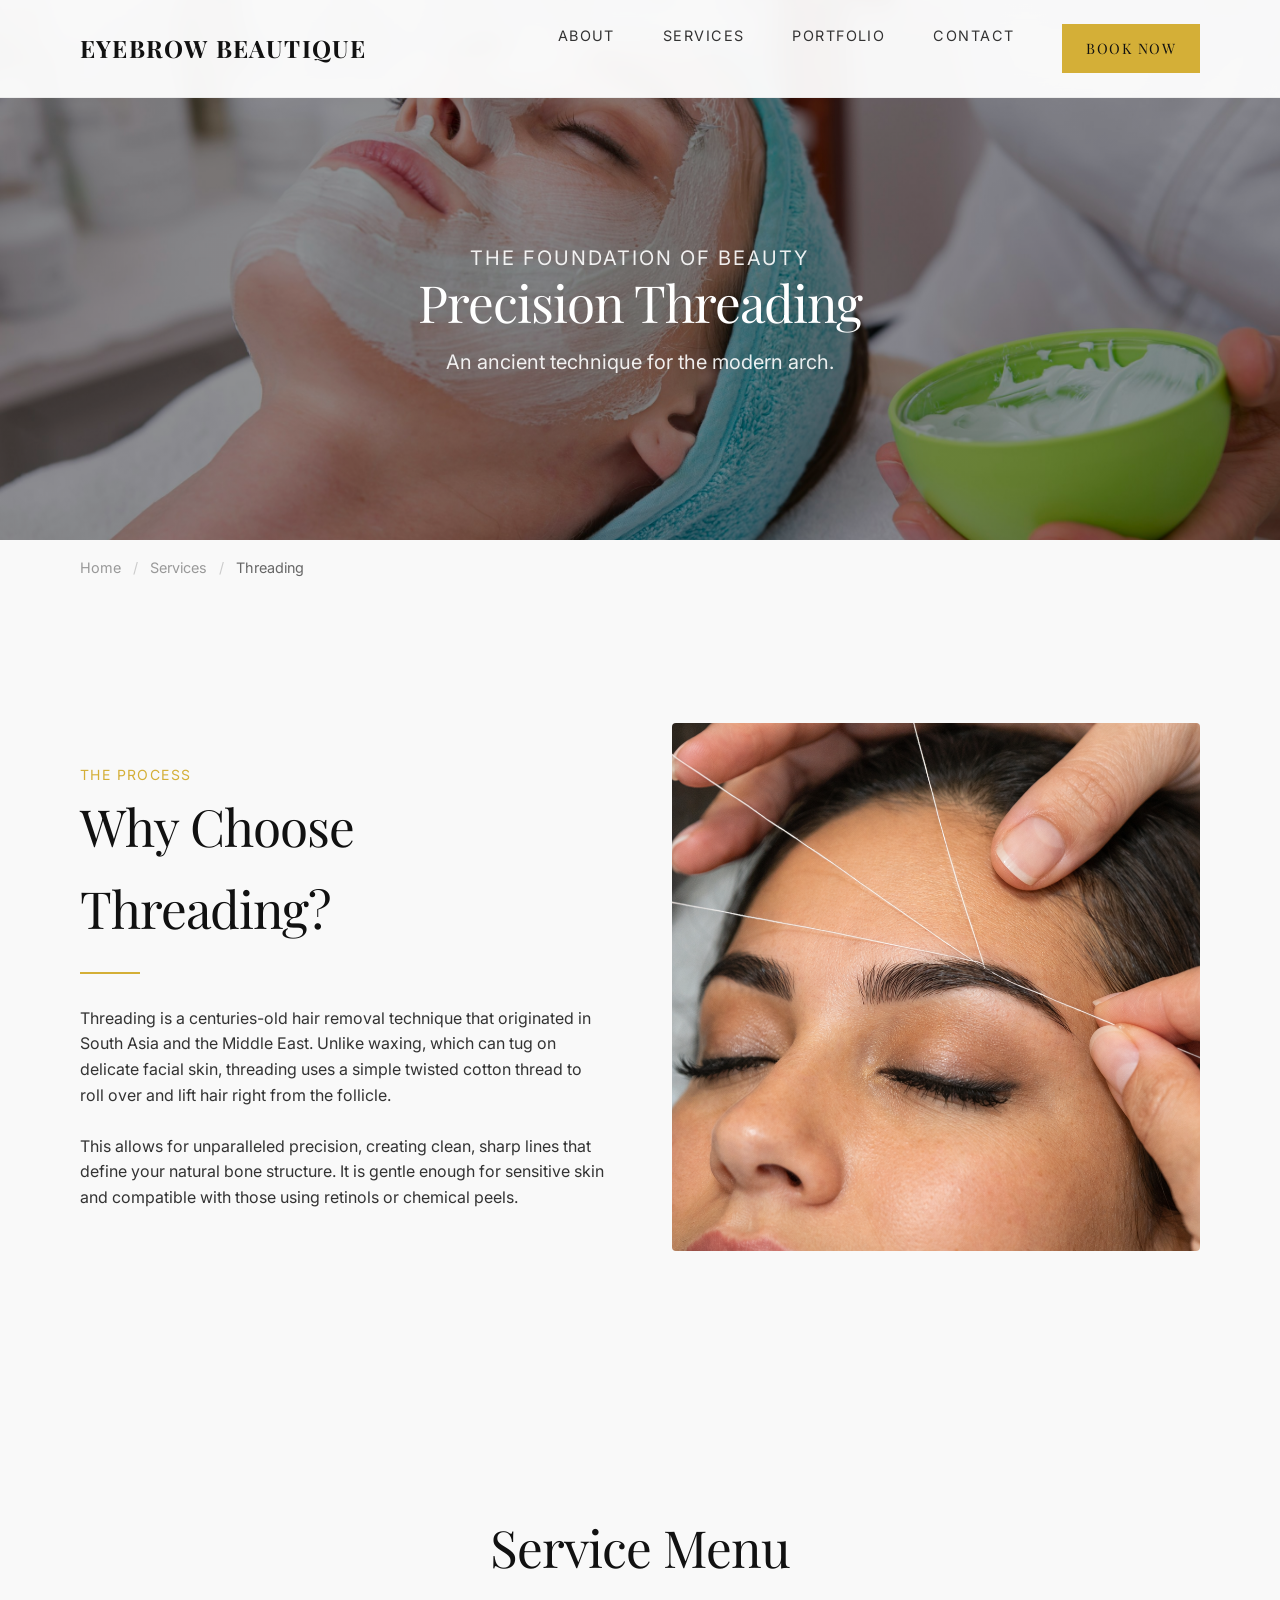
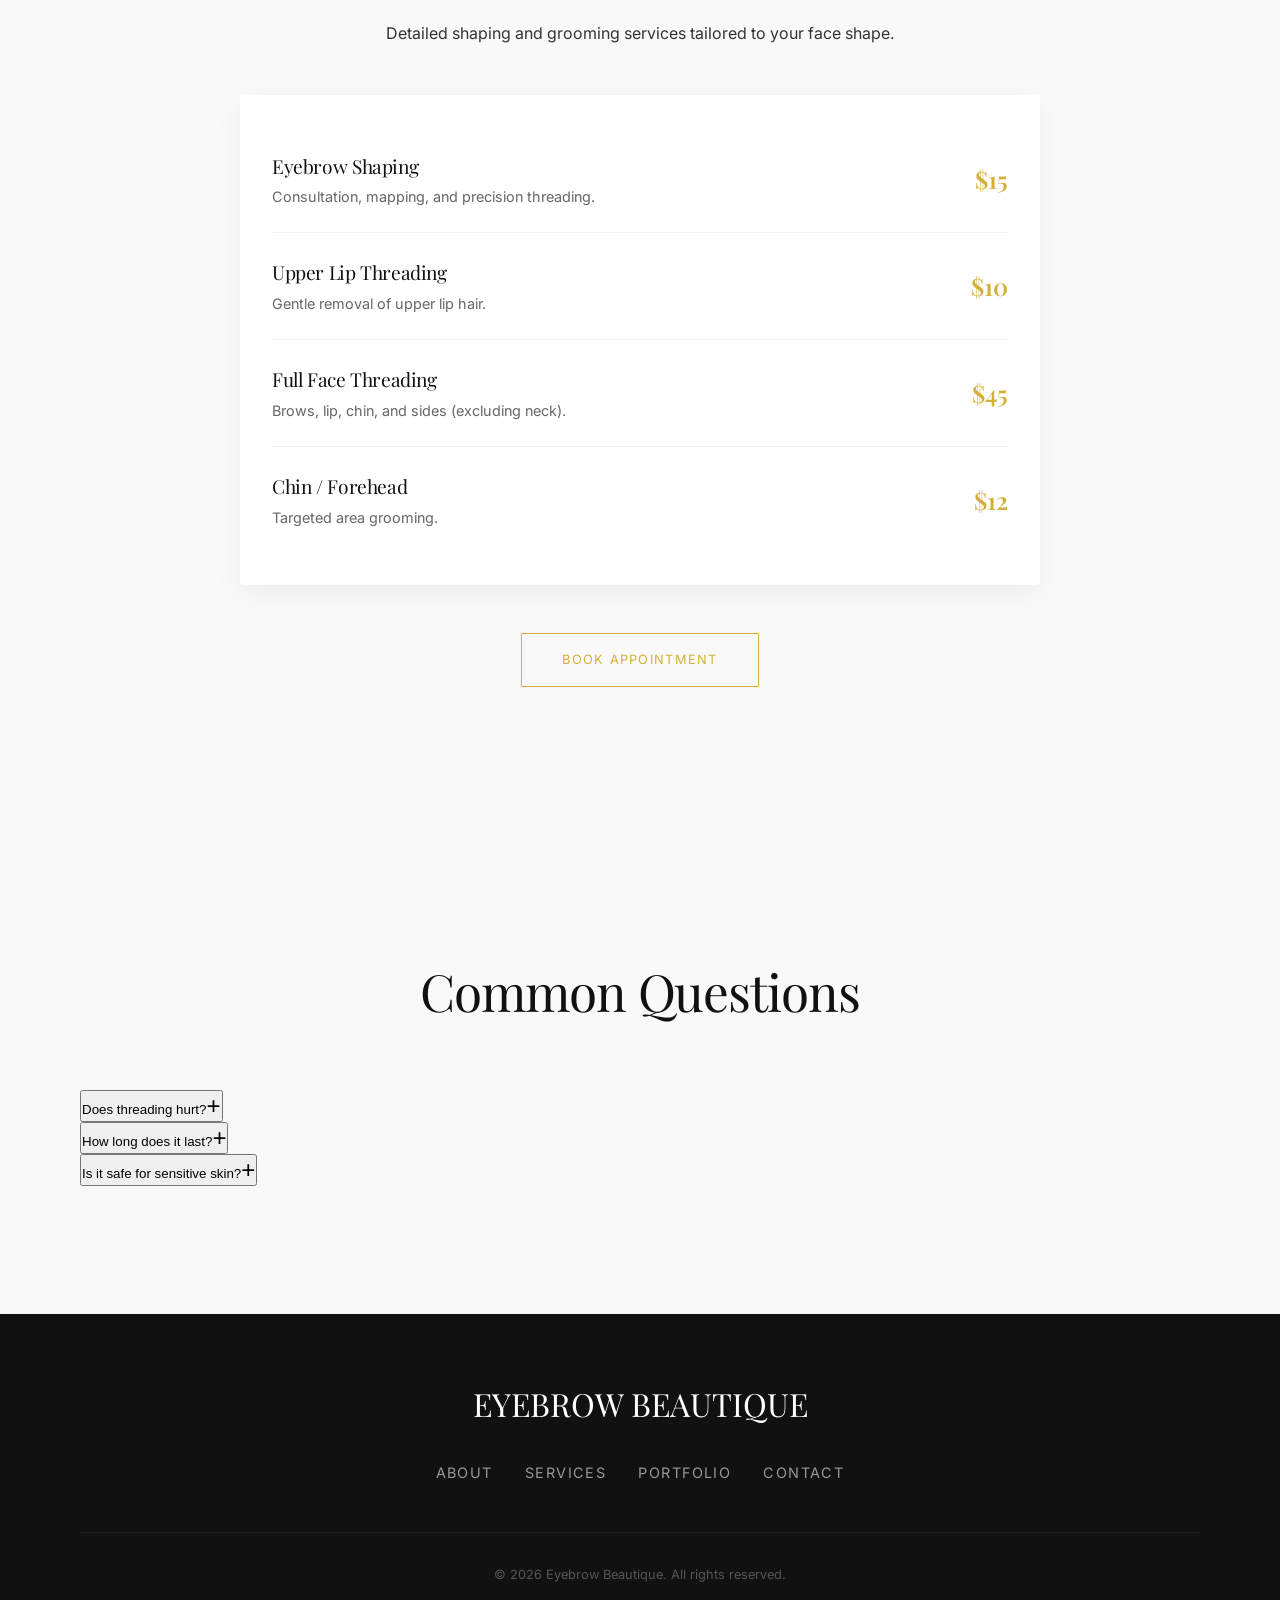
<file: threading.html>
<!DOCTYPE html>
<html lang="en">

<head>
    <meta charset="UTF-8">
    <meta name="viewport" content="width=device-width, initial-scale=1.0">
    <title>Precision Threading | Eyebrow Beautique Palmdale</title>
    <meta name="description"
        content="Expert eyebrow threading services in Palmdale. The ancient art of hair removal for precise, clean definitions.">
    <link rel="canonical" href="https://duqciusjaro7x.cloudfront.net/threading.html">

    <!-- Open Graph -->
    <meta property="og:type" content="website">
    <meta property="og:url" content="https://duqciusjaro7x.cloudfront.net/threading.html">
    <meta property="og:title" content="Precision Eyebrow Threading | Eyebrow Beautique">
    <meta property="og:description"
        content="Expert eyebrow threading services in Palmdale. Gentle, precise, and defined.">
    <meta property="og:image"
        content="https://images.unsplash.com/photo-1616394584738-fc6e612e71b9?q=80&w=2940&auto=format&fit=crop">

    <!-- Styles -->
    <link rel="preconnect" href="https://fonts.googleapis.com">
    <link rel="preconnect" href="https://fonts.gstatic.com" crossorigin>
    <link
        href="https://fonts.googleapis.com/css2?family=Inter:wght@300;400;500&family=Playfair+Display:ital,wght@0,400;0,600;1,400&display=swap"
        rel="stylesheet">
    <link rel="stylesheet" href="assets/css/style.css">
    <style>
        /* Page Specific Hero Override */
        .page-hero-threading {
            background-image: url('assets/img/threading-hero.jpg');
        }
    </style>
</head>

<body>

    <!-- Navigation -->
    <header>
        <div class="container">
            <nav>
                <a href="index.html" class="logo">EYEBROW BEAUTIQUE</a>
                <div class="mobile-menu-btn" onclick="toggleMenu()">☰</div>
                <div class="nav-links">
                    <a href="index.html#about">About</a>
                    <a href="index.html#services">Services</a>
                    <a href="index.html#gallery">Portfolio</a>
                    <a href="index.html#contact">Contact</a>
                    <a href="index.html#book" class="btn btn-gold btn-nav-book">Book Now</a>
                </div>
            </nav>
        </div>
    </header>

    <!-- Hero -->
    <section class="service-hero page-hero-threading">
        <div class="service-hero-content fade-in-section">
            <p class="uppercase gold-text">The Foundation of Beauty</p>
            <h1>Precision Threading</h1>
            <p>An ancient technique for the modern arch.</p>
        </div>
    </section>

    <!-- Breadcrumbs -->
    <div class="container">
        <div class="breadcrumbs">
            <a href="index.html">Home</a> <span>/</span> <a href="index.html#services">Services</a> <span>/</span>
            Threading
        </div>
    </div>

    <!-- Details -->
    <section class="section-padding">
        <div class="container">
            <div class="about-content">
                <div class="about-text fade-in-section">
                    <p class="uppercase gold-text">The Process</p>
                    <h2>Why Choose Threading?</h2>
                    <p>Threading is a centuries-old hair removal technique that originated in South Asia and the Middle
                        East. Unlike waxing, which can tug on delicate facial skin, threading uses a simple twisted
                        cotton thread to roll over and lift hair right from the follicle.</p>
                    <br>
                    <p>This allows for unparalleled precision, creating clean, sharp lines that define your natural bone
                        structure. It is gentle enough for sensitive skin and compatible with those using retinols or
                        chemical peels.</p>
                </div>
                <div class="about-image fade-in-section">
                    <img src="assets/img/Eyebrow threading close-up process.png" alt="Close up of eyebrow threading">
                </div>
            </div>
        </div>
    </section>

    <!-- Pricing -->
    <section class="section-padding pricing-section fade-in-section">
        <div class="container">
            <div class="text-center">
                <h2>Service Menu</h2>
                <p style="max-width: 600px; margin: 0 auto 3rem;">Detailed shaping and grooming services tailored to
                    your face shape.</p>
            </div>

            <div class="pricing-list">
                <div class="pricing-item">
                    <div class="pricing-info">
                        <h3>Eyebrow Shaping</h3>
                        <p>Consultation, mapping, and precision threading.</p>
                    </div>
                    <div class="price">$15</div>
                </div>
                <div class="pricing-item">
                    <div class="pricing-info">
                        <h3>Upper Lip Threading</h3>
                        <p>Gentle removal of upper lip hair.</p>
                    </div>
                    <div class="price">$10</div>
                </div>
                <div class="pricing-item">
                    <div class="pricing-info">
                        <h3>Full Face Threading</h3>
                        <p>Brows, lip, chin, and sides (excluding neck).</p>
                    </div>
                    <div class="price">$45</div>
                </div>
                <div class="pricing-item">
                    <div class="pricing-info">
                        <h3>Chin / Forehead</h3>
                        <p>Targeted area grooming.</p>
                    </div>
                    <div class="price">$12</div>
                </div>
            </div>

            <div class="text-center" style="margin-top: 3rem;">
                <a href="#book" class="btn btn-gold">Book Appointment</a>
            </div>
        </div>
    </section>

    <!-- FAQ -->
    <section class="section-padding faq-section fade-in-section">
        <div class="container">
            <div class="text-center">
                <h2>Common Questions</h2>
                <br>
            </div>
            <div class="faq-container">
                <div class="faq-item">
                    <button class="faq-question" onclick="toggleFaq(this)">Does threading hurt?</button>
                    <div class="faq-answer">
                        <p>Threading can cause some discomfort, often described as a light pinching sensation. However,
                            because it removes multiple hairs at once, it is quick, and most clients find it more
                            bearable than waxing.</p>
                    </div>
                </div>
                <div class="faq-item">
                    <button class="faq-question" onclick="toggleFaq(this)">How long does it last?</button>
                    <div class="faq-answer">
                        <p>Threading typically lasts between 2 to 4 weeks, depending on your individual hair growth
                            cycle. With regular sessions, hair tends to grow back finer.</p>
                    </div>
                </div>
                <div class="faq-item">
                    <button class="faq-question" onclick="toggleFaq(this)">Is it safe for sensitive skin?</button>
                    <div class="faq-answer">
                        <p>Yes! Threading is dermatologist-recommended for sensitive skin because it does not remove the
                            top layer of skin like waxing does, nor does it use potential allergens or chemicals.</p>
                    </div>
                </div>
            </div>
        </div>
    </section>

    <!-- Footer -->
    <footer>
        <div class="container">
            <a href="index.html" class="footer-logo">EYEBROW BEAUTIQUE</a>
            <div class="footer-links">
                <a href="index.html#about">About</a>
                <a href="index.html#services">Services</a>
                <a href="index.html#gallery">Portfolio</a>
                <a href="index.html#contact">Contact</a>
            </div>
            <div class="copyright">
                &copy; 2026 Eyebrow Beautique. All rights reserved.
            </div>
        </div>
    </footer>

    <script src="assets/js/script.js"></script>
    <script>
        // Simple FAQ Toggle
        function toggleFaq(button) {
            const item = button.parentElement;
            const answer = item.querySelector('.faq-answer');

            // Toggle active class
            item.classList.toggle('active');

            // Animate height
            if (item.classList.contains('active')) {
                answer.style.maxHeight = answer.scrollHeight + "px";
            } else {
                answer.style.maxHeight = null;
            }
        }
    </script>
</body>

</html>
</file>
<file: assets/css/style.css>
:root {
    /* Luxury Color Palette */
    --color-primary: #111111;
    /* Deep Black */
    --color-accent: #D4AF37;
    /* Metallic Gold */
    --color-accent-light: #F4DF98;
    /* Light Gold for hovers/gradients */
    --color-bg: #F9F9F9;
    /* Cream/Off-white */
    --color-text: #333333;
    /* Dark Gray for readability */
    --color-white: #FFFFFF;

    /* Typography */
    --font-heading: 'Playfair Display', serif;
    --font-body: 'Inter', sans-serif;

    /* Spacing */
    --spacing-xs: 0.5rem;
    --spacing-sm: 1rem;
    --spacing-md: 2rem;
    --spacing-lg: 4rem;
    --spacing-xl: 8rem;

    /* Transitions */
    --transition-fast: 0.3s ease;
    --transition-smooth: 0.5s cubic-bezier(0.4, 0, 0.2, 1);
}

/* Reset & Base Styles */
* {
    margin: 0;
    padding: 0;
    box-sizing: border-box;
}

html {
    scroll-behavior: smooth;
}

body {
    font-family: var(--font-body);
    background-color: var(--color-bg);
    color: var(--color-text);
    line-height: 1.6;
    overflow-x: hidden;
}

h1,
h2,
h3,
h4,
h5,
h6 {
    font-family: var(--font-heading);
    color: var(--color-primary);
    font-weight: 400;
    /* Elegant, not bold */
    letter-spacing: -0.02em;
}

a {
    text-decoration: none;
    color: inherit;
    transition: var(--transition-fast);
}

ul {
    list-style: none;
}

img {
    max-width: 100%;
    display: block;
}

/* Utility Classes */
.container {
    width: 90%;
    max-width: 1200px;
    margin: 0 auto;
    padding: 0 var(--spacing-sm);
}

.section-padding {
    padding: var(--spacing-xl) 0;
}

.text-center {
    text-align: center;
}

.gold-text {
    color: var(--color-accent);
}

.uppercase {
    text-transform: uppercase;
    letter-spacing: 0.1em;
    font-size: 0.875rem;
}

/* Typography Scale */
h1 {
    font-size: clamp(3rem, 5vw, 5rem);
    line-height: 1.1;
    margin-bottom: var(--spacing-md);
}

h2 {
    font-size: clamp(2rem, 4vw, 3.5rem);
    margin-bottom: var(--spacing-md);
}

h3 {
    font-size: 1.5rem;
    margin-bottom: var(--spacing-sm);
}

/* Button Styles */
.btn {
    display: inline-block;
    padding: 1rem 2.5rem;
    border: 1px solid var(--color-primary);
    background: transparent;
    color: var(--color-primary);
    font-family: var(--font-body);
    text-transform: uppercase;
    font-size: 0.8rem;
    letter-spacing: 0.1em;
    cursor: pointer;
    transition: var(--transition-fast);
    position: relative;
    overflow: hidden;
    z-index: 1;
}

.btn::before {
    content: '';
    position: absolute;
    top: 0;
    left: 0;
    width: 0%;
    height: 100%;
    background: var(--color-primary);
    transition: var(--transition-fast);
    z-index: -1;
}

.btn:hover {
    color: var(--color-white);
    border-color: var(--color-primary);
}

.btn:hover::before {
    width: 100%;
}

.btn-gold {
    border-color: var(--color-accent);
    color: var(--color-accent);
}

.btn-gold::before {
    background: var(--color-accent);
}

.btn-gold:hover {
    color: var(--color-white);
}

/* Header & Nav */
header {
    position: fixed;
    top: 0;
    width: 100%;
    background: rgba(255, 255, 255, 0.95);
    backdrop-filter: blur(10px);
    z-index: 1000;
    padding: 1.5rem 0;
    border-bottom: 1px solid rgba(0, 0, 0, 0.05);
    transition: var(--transition-fast);
}

nav {
    display: flex;
    justify-content: space-between;
    align-items: center;
}

.logo {
    font-family: var(--font-heading);
    font-size: 1.5rem;
    font-weight: 700;
    color: var(--color-primary);
    letter-spacing: 0.05em;
}

.nav-links {
    display: flex;
    gap: 3rem;
}

.nav-links a {
    font-size: 0.9rem;
    text-transform: uppercase;
    letter-spacing: 0.1em;
    position: relative;
}

.nav-links a::after {
    content: '';
    position: absolute;
    bottom: -5px;
    left: 0;
    width: 0;
    height: 1px;
    background: var(--color-accent);
    transition: var(--transition-fast);
}

.nav-links a:hover::after {
    width: 100%;
}

.mobile-menu-btn {
    display: none;
    font-size: 1.5rem;
    cursor: pointer;
}

/* Hero Section */
.hero {
    height: 100vh;
    display: flex;
    align-items: center;
    justify-content: center;
    text-align: center;
    background: linear-gradient(rgba(0, 0, 0, 0.4), rgba(0, 0, 0, 0.4)), url('../img/Eyebrow threading close-up process.png');
    /* Placeholder Luxury Image */
    background-size: cover;
    background-position: center;
    color: var(--color-white);
    padding-top: 80px;
    /* Offset for fixed header */
}

.hero h1 {
    color: var(--color-white);
    margin-bottom: 1.5rem;
}

.hero p {
    font-size: 1.25rem;
    max-width: 600px;
    margin: 0 auto 2.5rem;
    opacity: 0.9;
    font-weight: 300;
}

.hero .btn {
    border-color: var(--color-white);
    color: var(--color-white);
}

.hero .btn::before {
    background: var(--color-white);
}

.hero .btn:hover {
    color: var(--color-primary);
}

/* Service Hero (Restored) */
/* Service Hero - Moved to bottom */

/* Pricing List */
.pricing-section {
    background-color: var(--color-bg);
}

.pricing-list {
    max-width: 800px;
    margin: 0 auto;
    background: var(--color-white);
    padding: var(--spacing-md);
    box-shadow: 0 10px 30px rgba(0, 0, 0, 0.05);
    border-radius: 4px;
}

.pricing-item {
    display: flex;
    justify-content: space-between;
    align-items: center;
    padding: 1.5rem 0;
    border-bottom: 1px solid rgba(0, 0, 0, 0.05);
}

.pricing-item:last-child {
    border-bottom: none;
}

.pricing-info h3 {
    font-size: 1.2rem;
    margin-bottom: 0.25rem;
    color: var(--color-primary);
}

.pricing-info p {
    font-size: 0.9rem;
    color: #666;
}

.price {
    font-family: var(--font-heading);
    font-size: 1.5rem;
    color: var(--color-accent);
    font-weight: 600;
    white-space: nowrap;
    margin-left: 1rem;
}

/* About Section */
.about {
    background-color: var(--color-white);
}

.about-content {
    display: grid;
    grid-template-columns: 1fr 1fr;
    gap: var(--spacing-lg);
    align-items: center;
}

.about-text h2 {
    position: relative;
    padding-bottom: 1.5rem;
}

.about-text h2::after {
    content: '';
    position: absolute;
    bottom: 0;
    left: 0;
    width: 60px;
    height: 2px;
    background: var(--color-accent);
}

.about-image img {
    width: 100%;
    height: auto;
    border-radius: 4px;
    /* Slight softening, mostly sharp for luxury */
    box-shadow: 20px 20px 0px var(--color-bg);
    /* Use background color for offset frame effect */
}

/* Services Section */
.services-grid {
    display: grid;
    grid-template-columns: repeat(auto-fit, minmax(300px, 1fr));
    gap: 2rem;
    margin-top: var(--spacing-lg);
}

.service-card {
    background: var(--color-white);
    padding: 3rem 2rem;
    text-align: center;
    border: 1px solid rgba(0, 0, 0, 0.05);
    transition: var(--transition-fast);
}

.service-card:hover {
    transform: translateY(-5px);
    box-shadow: 0 10px 30px rgba(0, 0, 0, 0.05);
    border-color: var(--color-accent);
}

.service-icon {
    font-size: 2.5rem;
    color: var(--color-accent);
    margin-bottom: 1.5rem;
    font-family: var(--font-heading);
    /* Use heading font for numbers/icons if text based */
}

.service-card h3 {
    margin-bottom: 1rem;
}

.service-card p {
    font-size: 0.95rem;
    color: #666;
    margin-bottom: 1.5rem;
}

.service-price {
    font-family: var(--font-heading);
    font-size: 1.25rem;
    color: var(--color-primary);
}

/* Gallery Section */
.gallery {
    background: var(--color-primary);
    color: var(--color-white);
}

.gallery h2 {
    color: var(--color-white);
}

.gallery-grid {
    display: grid;
    grid-template-columns: repeat(4, 1fr);
    gap: 0;
    /* No gap for mosaic feel */
}

.gallery-item {
    position: relative;
    aspect-ratio: 1;
    /* Square */
    overflow: hidden;
    cursor: pointer;
}

.gallery-item img {
    width: 100%;
    height: 100%;
    object-fit: cover;
    transition: var(--transition-smooth);
    filter: grayscale(20%);
}

.gallery-item:hover img {
    transform: scale(1.05);
    filter: grayscale(0%);
}

.overlay {
    position: absolute;
    top: 0;
    left: 0;
    width: 100%;
    height: 100%;
    background: rgba(0, 0, 0, 0.4);
    opacity: 0;
    transition: var(--transition-fast);
    display: flex;
    align-items: center;
    justify-content: center;
}

.gallery-item:hover .overlay {
    opacity: 1;
}

.overlay span {
    color: var(--color-accent);
    font-family: var(--font-heading);
    font-size: 1.5rem;
    letter-spacing: 0.1em;
}


/* Location & Contact */
.contact-container {
    display: grid;
    grid-template-columns: 1fr 1fr;
    background: var(--color-white);
    box-shadow: 0 20px 50px rgba(0, 0, 0, 0.05);
}

.contact-info {
    padding: var(--spacing-lg);
    display: flex;
    flex-direction: column;
    justify-content: center;
}

.contact-info h2 {
    margin-bottom: 2rem;
}

.info-item {
    margin-bottom: 2rem;
}

.info-title {
    font-family: var(--font-heading);
    color: var(--color-accent);
    font-size: 1.2rem;
    margin-bottom: 0.5rem;
}

.map-container {
    height: 100%;
    min-height: 500px;
    background: #e5e5e5;
}

.map-frame {
    width: 100%;
    height: 100%;
    border: 0;
}


/* Footer */
footer {
    background: var(--color-primary);
    color: var(--color-white);
    padding: var(--spacing-lg) 0 var(--spacing-md);
    text-align: center;
}

.footer-logo {
    font-family: var(--font-heading);
    font-size: 2rem;
    margin-bottom: 2rem;
    display: block;
    color: var(--color-white);
}

.footer-links {
    display: flex;
    justify-content: center;
    gap: 2rem;
    margin-bottom: 3rem;
}

.footer-links a {
    color: #999;
    font-size: 0.9rem;
    text-transform: uppercase;
    letter-spacing: 0.1em;
}

.footer-links a:hover {
    color: var(--color-accent);
}

.copyright {
    color: #555;
    font-size: 0.8rem;
    border-top: 1px solid #222;
    padding-top: 2rem;
    margin-top: 2rem;
}

/* Responsive */
@media (max-width: 900px) {
    .about-content {
        grid-template-columns: 1fr;
    }

    .gallery-grid {
        grid-template-columns: repeat(2, 1fr);
    }

    .contact-container {
        grid-template-columns: 1fr;
    }

    .hero h1 {
        font-size: 3.5rem;
    }
}

@media (max-width: 768px) {
    .mobile-menu-btn {
        display: block;
    }

    .nav-links {
        display: none;
        position: absolute;
        top: 100%;
        left: 0;
        width: 100%;
        background: var(--color-white);
        flex-direction: column;
        padding: 2rem;
        gap: 1.5rem;
        text-align: center;
        box-shadow: 0 10px 20px rgba(0, 0, 0, 0.1);
    }

    .nav-links.active {
        display: flex;
    }
}

/* Animations */
.fade-in-section {
    opacity: 0;
    transform: translateY(30px);
    transition: opacity 0.8s ease-out, transform 0.8s ease-out;
    will-change: opacity, visibility;
}

.fade-in-section.is-visible {
    opacity: 1;
    transform: none;
}

.btn-nav-book {
    padding: 0.8rem 1.5rem;
    border: none;
    color: var(--color-white);
    background: var(--color-accent);
    font-family: var(--font-heading);
    font-size: 1.25rem;
    color: var(--color-primary);
    cursor: pointer;
    display: flex;
    justify-content: space-between;
    align-items: center;
    transition: color 0.3s;
}

.faq-question:hover {
    color: var(--color-accent);
}

.faq-question::after {
    content: '+';
    font-size: 1.5rem;
    font-weight: 300;
}

.faq-item.active .faq-question::after {
    content: '-';
}

.faq-answer {
    max-height: 0;
    overflow: hidden;
    transition: max-height 0.3s ease-out;
    padding-right: 2rem;
}

.faq-answer p {
    padding-bottom: 1.5rem;
    color: #555;
    line-height: 1.6;
}

/* Breadcrumbs */
.breadcrumbs {
    padding: 1rem 0;
    font-size: 0.9rem;
    color: #666;
}

.breadcrumbs a {
    color: #999;
}

.breadcrumbs a:hover {
    color: var(--color-accent);
}

.breadcrumbs span {
    margin: 0 0.5rem;
    color: #ccc;
}

/* Service Hero (Restored & Moved) */
.service-hero {
    height: 60vh;
    min-height: 400px;
    display: flex;
    align-items: center;
    justify-content: center;
    text-align: center;
    background-size: cover;
    background-position: center;
    color: var(--color-white);
    padding-top: 80px;
    position: relative;
    background-color: #111;
}

.service-hero::before {
    content: '';
    position: absolute;
    top: 0;
    left: 0;
    width: 100%;
    height: 100%;
    background: linear-gradient(rgba(0, 0, 0, 0.4), rgba(0, 0, 0, 0.4));
    z-index: 1;
}

.service-hero-content {
    position: relative;
    z-index: 2;
    max-width: 800px;
    padding: 0 var(--spacing-sm);
}

.service-hero h1 {
    font-size: clamp(2.5rem, 4vw, 4rem);
    margin-bottom: 1rem;
    color: var(--color-white);
}

.service-hero p {
    color: rgba(255, 255, 255, 0.9);
    font-size: 1.25rem;
}
</file>
